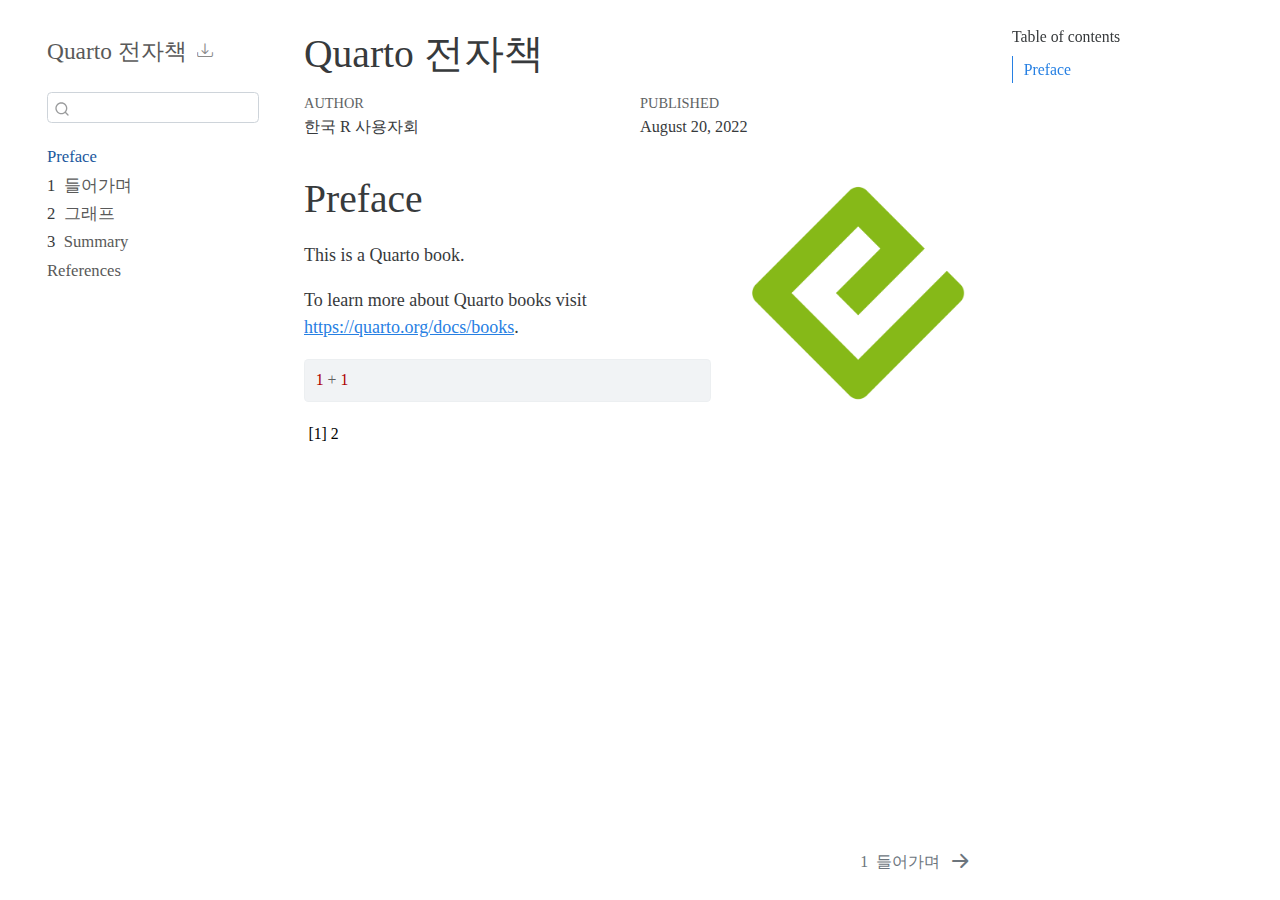
<file: _book/index.html>
<!DOCTYPE html>
<html xmlns="http://www.w3.org/1999/xhtml" lang="en" xml:lang="en"><head>

<meta charset="utf-8">
<meta name="generator" content="quarto-1.0.38">

<meta name="viewport" content="width=device-width, initial-scale=1.0, user-scalable=yes">

<meta name="author" content="한국 R 사용자회">
<meta name="dcterms.date" content="2022-08-20">

<title>Quarto 전자책</title>
<style>
code{white-space: pre-wrap;}
span.smallcaps{font-variant: small-caps;}
span.underline{text-decoration: underline;}
div.column{display: inline-block; vertical-align: top; width: 50%;}
div.hanging-indent{margin-left: 1.5em; text-indent: -1.5em;}
ul.task-list{list-style: none;}
pre > code.sourceCode { white-space: pre; position: relative; }
pre > code.sourceCode > span { display: inline-block; line-height: 1.25; }
pre > code.sourceCode > span:empty { height: 1.2em; }
.sourceCode { overflow: visible; }
code.sourceCode > span { color: inherit; text-decoration: inherit; }
div.sourceCode { margin: 1em 0; }
pre.sourceCode { margin: 0; }
@media screen {
div.sourceCode { overflow: auto; }
}
@media print {
pre > code.sourceCode { white-space: pre-wrap; }
pre > code.sourceCode > span { text-indent: -5em; padding-left: 5em; }
}
pre.numberSource code
  { counter-reset: source-line 0; }
pre.numberSource code > span
  { position: relative; left: -4em; counter-increment: source-line; }
pre.numberSource code > span > a:first-child::before
  { content: counter(source-line);
    position: relative; left: -1em; text-align: right; vertical-align: baseline;
    border: none; display: inline-block;
    -webkit-touch-callout: none; -webkit-user-select: none;
    -khtml-user-select: none; -moz-user-select: none;
    -ms-user-select: none; user-select: none;
    padding: 0 4px; width: 4em;
    color: #aaaaaa;
  }
pre.numberSource { margin-left: 3em; border-left: 1px solid #aaaaaa;  padding-left: 4px; }
div.sourceCode
  {   }
@media screen {
pre > code.sourceCode > span > a:first-child::before { text-decoration: underline; }
}
code span.al { color: #ff0000; font-weight: bold; } /* Alert */
code span.an { color: #60a0b0; font-weight: bold; font-style: italic; } /* Annotation */
code span.at { color: #7d9029; } /* Attribute */
code span.bn { color: #40a070; } /* BaseN */
code span.bu { } /* BuiltIn */
code span.cf { color: #007020; font-weight: bold; } /* ControlFlow */
code span.ch { color: #4070a0; } /* Char */
code span.cn { color: #880000; } /* Constant */
code span.co { color: #60a0b0; font-style: italic; } /* Comment */
code span.cv { color: #60a0b0; font-weight: bold; font-style: italic; } /* CommentVar */
code span.do { color: #ba2121; font-style: italic; } /* Documentation */
code span.dt { color: #902000; } /* DataType */
code span.dv { color: #40a070; } /* DecVal */
code span.er { color: #ff0000; font-weight: bold; } /* Error */
code span.ex { } /* Extension */
code span.fl { color: #40a070; } /* Float */
code span.fu { color: #06287e; } /* Function */
code span.im { } /* Import */
code span.in { color: #60a0b0; font-weight: bold; font-style: italic; } /* Information */
code span.kw { color: #007020; font-weight: bold; } /* Keyword */
code span.op { color: #666666; } /* Operator */
code span.ot { color: #007020; } /* Other */
code span.pp { color: #bc7a00; } /* Preprocessor */
code span.sc { color: #4070a0; } /* SpecialChar */
code span.ss { color: #bb6688; } /* SpecialString */
code span.st { color: #4070a0; } /* String */
code span.va { color: #19177c; } /* Variable */
code span.vs { color: #4070a0; } /* VerbatimString */
code span.wa { color: #60a0b0; font-weight: bold; font-style: italic; } /* Warning */
</style>


<script src="site_libs/quarto-nav/quarto-nav.js"></script>
<script src="site_libs/quarto-nav/headroom.min.js"></script>
<script src="site_libs/clipboard/clipboard.min.js"></script>
<script src="site_libs/quarto-search/autocomplete.umd.js"></script>
<script src="site_libs/quarto-search/fuse.min.js"></script>
<script src="site_libs/quarto-search/quarto-search.js"></script>
<meta name="quarto:offset" content="./">
<link href="./intro.html" rel="next">
<script src="site_libs/quarto-html/quarto.js"></script>
<script src="site_libs/quarto-html/popper.min.js"></script>
<script src="site_libs/quarto-html/tippy.umd.min.js"></script>
<script src="site_libs/quarto-html/anchor.min.js"></script>
<link href="site_libs/quarto-html/tippy.css" rel="stylesheet">
<link href="site_libs/quarto-html/quarto-syntax-highlighting.css" rel="stylesheet" id="quarto-text-highlighting-styles">
<script src="site_libs/bootstrap/bootstrap.min.js"></script>
<link href="site_libs/bootstrap/bootstrap-icons.css" rel="stylesheet">
<link href="site_libs/bootstrap/bootstrap.min.css" rel="stylesheet" id="quarto-bootstrap" data-mode="light">
<script id="quarto-search-options" type="application/json">{
  "location": "sidebar",
  "copy-button": false,
  "collapse-after": 3,
  "panel-placement": "start",
  "type": "textbox",
  "limit": 20,
  "language": {
    "search-no-results-text": "No results",
    "search-matching-documents-text": "matching documents",
    "search-copy-link-title": "Copy link to search",
    "search-hide-matches-text": "Hide additional matches",
    "search-more-match-text": "more match in this document",
    "search-more-matches-text": "more matches in this document",
    "search-clear-button-title": "Clear",
    "search-detached-cancel-button-title": "Cancel",
    "search-submit-button-title": "Submit"
  }
}</script>


</head>

<body class="nav-sidebar floating">

<div id="quarto-search-results"></div>
  <header id="quarto-header" class="headroom fixed-top">
  <nav class="quarto-secondary-nav" data-bs-toggle="collapse" data-bs-target="#quarto-sidebar" aria-controls="quarto-sidebar" aria-expanded="false" aria-label="Toggle sidebar navigation" onclick="if (window.quartoToggleHeadroom) { window.quartoToggleHeadroom(); }">
    <div class="container-fluid d-flex justify-content-between">
      <h1 class="quarto-secondary-nav-title">Quarto 전자책</h1>
      <button type="button" class="quarto-btn-toggle btn" aria-label="Show secondary navigation">
        <i class="bi bi-chevron-right"></i>
      </button>
    </div>
  </nav>
</header>
<!-- content -->
<div id="quarto-content" class="quarto-container page-columns page-rows-contents page-layout-article">
<!-- sidebar -->
  <nav id="quarto-sidebar" class="sidebar collapse sidebar-navigation floating overflow-auto">
    <div class="pt-lg-2 mt-2 text-left sidebar-header">
    <div class="sidebar-title mb-0 py-0">
      <a href="./">Quarto 전자책</a> 
        <div class="sidebar-tools-main">
    <a href="" title="Download" id="sidebar-tool-dropdown-0" class="sidebar-tool dropdown-toggle px-1" data-bs-toggle="dropdown" aria-expanded="false"><i class="bi bi-download"></i></a>
    <ul class="dropdown-menu" aria-labelledby="sidebar-tool-dropdown-0">
        <li>
          <a class="dropdown-item sidebar-tools-main-item" href="./Quarto-전자책.pdf">
            <i class="bi bi-bi-file-pdf pe-1"></i>
          Download PDF
          </a>
        </li>
        <li>
          <a class="dropdown-item sidebar-tools-main-item" href="./Quarto-전자책.epub">
            <i class="bi bi-bi-journal pe-1"></i>
          Download ePub
          </a>
        </li>
    </ul>
</div>
    </div>
      </div>
      <div class="mt-2 flex-shrink-0 align-items-center">
        <div class="sidebar-search">
        <div id="quarto-search" class="" title="Search"></div>
        </div>
      </div>
    <div class="sidebar-menu-container"> 
    <ul class="list-unstyled mt-1">
        <li class="sidebar-item">
  <div class="sidebar-item-container"> 
  <a href="./index.html" class="sidebar-item-text sidebar-link active">Preface</a>
  </div>
</li>
        <li class="sidebar-item">
  <div class="sidebar-item-container"> 
  <a href="./intro.html" class="sidebar-item-text sidebar-link"><span class="chapter-number">1</span>&nbsp; <span class="chapter-title">들어가며</span></a>
  </div>
</li>
        <li class="sidebar-item">
  <div class="sidebar-item-container"> 
  <a href="./plot.html" class="sidebar-item-text sidebar-link"><span class="chapter-number">2</span>&nbsp; <span class="chapter-title">그래프</span></a>
  </div>
</li>
        <li class="sidebar-item">
  <div class="sidebar-item-container"> 
  <a href="./summary.html" class="sidebar-item-text sidebar-link"><span class="chapter-number">3</span>&nbsp; <span class="chapter-title">Summary</span></a>
  </div>
</li>
        <li class="sidebar-item">
  <div class="sidebar-item-container"> 
  <a href="./references.html" class="sidebar-item-text sidebar-link">References</a>
  </div>
</li>
    </ul>
    </div>
</nav>
<!-- margin-sidebar -->
    <div id="quarto-margin-sidebar" class="sidebar margin-sidebar">
        <nav id="TOC" role="doc-toc">
    <h2 id="toc-title">Table of contents</h2>
   
  <ul>
  <li><a href="#preface" id="toc-preface" class="nav-link active" data-scroll-target="#preface">Preface</a></li>
  </ul>
</nav>
    </div>
<!-- main -->
<main class="content" id="quarto-document-content">

<header id="title-block-header" class="quarto-title-block default">
<div class="quarto-title">
<h1 class="title d-none d-lg-block">Quarto 전자책</h1>
</div>



<div class="quarto-title-meta">

    <div>
    <div class="quarto-title-meta-heading">Author</div>
    <div class="quarto-title-meta-contents">
             <p>한국 R 사용자회 </p>
          </div>
  </div>
    
    <div>
    <div class="quarto-title-meta-heading">Published</div>
    <div class="quarto-title-meta-contents">
      <p class="date">August 20, 2022</p>
    </div>
  </div>
    
  </div>
  

</header>


<section id="preface" class="level1 unnumbered">
<p><img src="cover.png" title="Quarto 전자책" class="quarto-cover-image img-fluid"></p><h1 class="unnumbered">Preface</h1>
<p>This is a Quarto book.</p>
<p>To learn more about Quarto books visit <a href="https://quarto.org/docs/books" class="uri">https://quarto.org/docs/books</a>.</p>
<div class="cell">
<div class="sourceCode cell-code" id="cb1"><pre class="sourceCode r code-with-copy"><code class="sourceCode r"><span id="cb1-1"><a href="#cb1-1" aria-hidden="true" tabindex="-1"></a><span class="dv">1</span> <span class="sc">+</span> <span class="dv">1</span></span></code><button title="Copy to Clipboard" class="code-copy-button"><i class="bi"></i></button></pre></div>
<div class="cell-output cell-output-stdout">
<pre><code>[1] 2</code></pre>
</div>
</div>


</section>

</main> <!-- /main -->
<script id="quarto-html-after-body" type="application/javascript">
window.document.addEventListener("DOMContentLoaded", function (event) {
  const toggleBodyColorMode = (bsSheetEl) => {
    const mode = bsSheetEl.getAttribute("data-mode");
    const bodyEl = window.document.querySelector("body");
    if (mode === "dark") {
      bodyEl.classList.add("quarto-dark");
      bodyEl.classList.remove("quarto-light");
    } else {
      bodyEl.classList.add("quarto-light");
      bodyEl.classList.remove("quarto-dark");
    }
  }
  const toggleBodyColorPrimary = () => {
    const bsSheetEl = window.document.querySelector("link#quarto-bootstrap");
    if (bsSheetEl) {
      toggleBodyColorMode(bsSheetEl);
    }
  }
  toggleBodyColorPrimary();  
  const icon = "";
  const anchorJS = new window.AnchorJS();
  anchorJS.options = {
    placement: 'right',
    icon: icon
  };
  anchorJS.add('.anchored');
  const clipboard = new window.ClipboardJS('.code-copy-button', {
    target: function(trigger) {
      return trigger.previousElementSibling;
    }
  });
  clipboard.on('success', function(e) {
    // button target
    const button = e.trigger;
    // don't keep focus
    button.blur();
    // flash "checked"
    button.classList.add('code-copy-button-checked');
    var currentTitle = button.getAttribute("title");
    button.setAttribute("title", "Copied!");
    setTimeout(function() {
      button.setAttribute("title", currentTitle);
      button.classList.remove('code-copy-button-checked');
    }, 1000);
    // clear code selection
    e.clearSelection();
  });
  function tippyHover(el, contentFn) {
    const config = {
      allowHTML: true,
      content: contentFn,
      maxWidth: 500,
      delay: 100,
      arrow: false,
      appendTo: function(el) {
          return el.parentElement;
      },
      interactive: true,
      interactiveBorder: 10,
      theme: 'quarto',
      placement: 'bottom-start'
    };
    window.tippy(el, config); 
  }
  const noterefs = window.document.querySelectorAll('a[role="doc-noteref"]');
  for (var i=0; i<noterefs.length; i++) {
    const ref = noterefs[i];
    tippyHover(ref, function() {
      let href = ref.getAttribute('href');
      try { href = new URL(href).hash; } catch {}
      const id = href.replace(/^#\/?/, "");
      const note = window.document.getElementById(id);
      return note.innerHTML;
    });
  }
  var bibliorefs = window.document.querySelectorAll('a[role="doc-biblioref"]');
  for (var i=0; i<bibliorefs.length; i++) {
    const ref = bibliorefs[i];
    const cites = ref.parentNode.getAttribute('data-cites').split(' ');
    tippyHover(ref, function() {
      var popup = window.document.createElement('div');
      cites.forEach(function(cite) {
        var citeDiv = window.document.createElement('div');
        citeDiv.classList.add('hanging-indent');
        citeDiv.classList.add('csl-entry');
        var biblioDiv = window.document.getElementById('ref-' + cite);
        if (biblioDiv) {
          citeDiv.innerHTML = biblioDiv.innerHTML;
        }
        popup.appendChild(citeDiv);
      });
      return popup.innerHTML;
    });
  }
});
</script>
<nav class="page-navigation">
  <div class="nav-page nav-page-previous">
  </div>
  <div class="nav-page nav-page-next">
      <a href="./intro.html" class="pagination-link">
        <span class="nav-page-text"><span class="chapter-number">1</span>&nbsp; <span class="chapter-title">들어가며</span></span> <i class="bi bi-arrow-right-short"></i>
      </a>
  </div>
</nav>
</div> <!-- /content -->



</body></html>
</file>
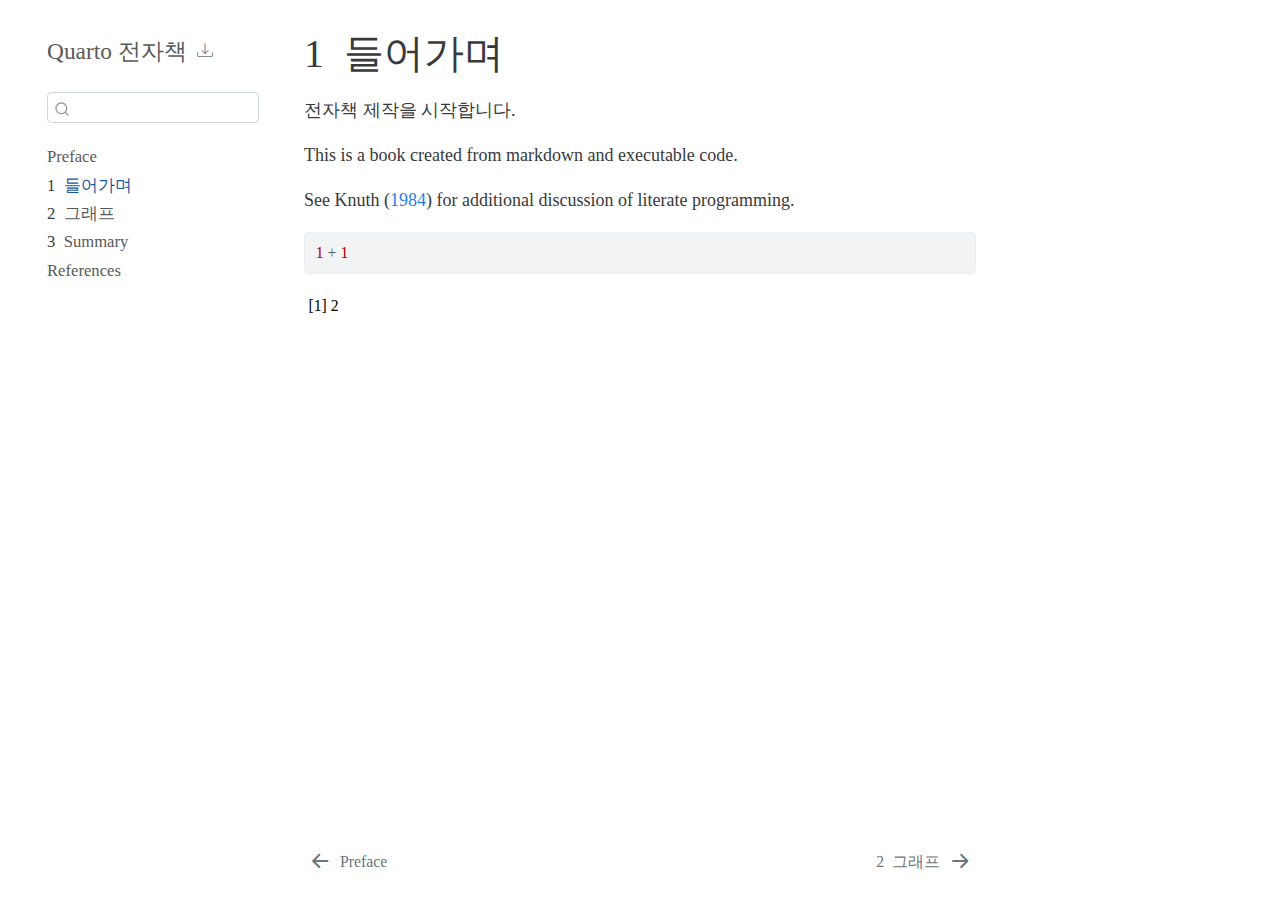
<file: _book/intro.html>
<!DOCTYPE html>
<html xmlns="http://www.w3.org/1999/xhtml" lang="en" xml:lang="en"><head>

<meta charset="utf-8">
<meta name="generator" content="quarto-1.0.38">

<meta name="viewport" content="width=device-width, initial-scale=1.0, user-scalable=yes">


<title>Quarto 전자책 - 1&nbsp; 들어가며</title>
<style>
code{white-space: pre-wrap;}
span.smallcaps{font-variant: small-caps;}
span.underline{text-decoration: underline;}
div.column{display: inline-block; vertical-align: top; width: 50%;}
div.hanging-indent{margin-left: 1.5em; text-indent: -1.5em;}
ul.task-list{list-style: none;}
pre > code.sourceCode { white-space: pre; position: relative; }
pre > code.sourceCode > span { display: inline-block; line-height: 1.25; }
pre > code.sourceCode > span:empty { height: 1.2em; }
.sourceCode { overflow: visible; }
code.sourceCode > span { color: inherit; text-decoration: inherit; }
div.sourceCode { margin: 1em 0; }
pre.sourceCode { margin: 0; }
@media screen {
div.sourceCode { overflow: auto; }
}
@media print {
pre > code.sourceCode { white-space: pre-wrap; }
pre > code.sourceCode > span { text-indent: -5em; padding-left: 5em; }
}
pre.numberSource code
  { counter-reset: source-line 0; }
pre.numberSource code > span
  { position: relative; left: -4em; counter-increment: source-line; }
pre.numberSource code > span > a:first-child::before
  { content: counter(source-line);
    position: relative; left: -1em; text-align: right; vertical-align: baseline;
    border: none; display: inline-block;
    -webkit-touch-callout: none; -webkit-user-select: none;
    -khtml-user-select: none; -moz-user-select: none;
    -ms-user-select: none; user-select: none;
    padding: 0 4px; width: 4em;
    color: #aaaaaa;
  }
pre.numberSource { margin-left: 3em; border-left: 1px solid #aaaaaa;  padding-left: 4px; }
div.sourceCode
  {   }
@media screen {
pre > code.sourceCode > span > a:first-child::before { text-decoration: underline; }
}
code span.al { color: #ff0000; font-weight: bold; } /* Alert */
code span.an { color: #60a0b0; font-weight: bold; font-style: italic; } /* Annotation */
code span.at { color: #7d9029; } /* Attribute */
code span.bn { color: #40a070; } /* BaseN */
code span.bu { } /* BuiltIn */
code span.cf { color: #007020; font-weight: bold; } /* ControlFlow */
code span.ch { color: #4070a0; } /* Char */
code span.cn { color: #880000; } /* Constant */
code span.co { color: #60a0b0; font-style: italic; } /* Comment */
code span.cv { color: #60a0b0; font-weight: bold; font-style: italic; } /* CommentVar */
code span.do { color: #ba2121; font-style: italic; } /* Documentation */
code span.dt { color: #902000; } /* DataType */
code span.dv { color: #40a070; } /* DecVal */
code span.er { color: #ff0000; font-weight: bold; } /* Error */
code span.ex { } /* Extension */
code span.fl { color: #40a070; } /* Float */
code span.fu { color: #06287e; } /* Function */
code span.im { } /* Import */
code span.in { color: #60a0b0; font-weight: bold; font-style: italic; } /* Information */
code span.kw { color: #007020; font-weight: bold; } /* Keyword */
code span.op { color: #666666; } /* Operator */
code span.ot { color: #007020; } /* Other */
code span.pp { color: #bc7a00; } /* Preprocessor */
code span.sc { color: #4070a0; } /* SpecialChar */
code span.ss { color: #bb6688; } /* SpecialString */
code span.st { color: #4070a0; } /* String */
code span.va { color: #19177c; } /* Variable */
code span.vs { color: #4070a0; } /* VerbatimString */
code span.wa { color: #60a0b0; font-weight: bold; font-style: italic; } /* Warning */
div.csl-bib-body { }
div.csl-entry {
  clear: both;
}
.hanging div.csl-entry {
  margin-left:2em;
  text-indent:-2em;
}
div.csl-left-margin {
  min-width:2em;
  float:left;
}
div.csl-right-inline {
  margin-left:2em;
  padding-left:1em;
}
div.csl-indent {
  margin-left: 2em;
}
</style>


<script src="site_libs/quarto-nav/quarto-nav.js"></script>
<script src="site_libs/quarto-nav/headroom.min.js"></script>
<script src="site_libs/clipboard/clipboard.min.js"></script>
<script src="site_libs/quarto-search/autocomplete.umd.js"></script>
<script src="site_libs/quarto-search/fuse.min.js"></script>
<script src="site_libs/quarto-search/quarto-search.js"></script>
<meta name="quarto:offset" content="./">
<link href="./plot.html" rel="next">
<link href="./index.html" rel="prev">
<script src="site_libs/quarto-html/quarto.js"></script>
<script src="site_libs/quarto-html/popper.min.js"></script>
<script src="site_libs/quarto-html/tippy.umd.min.js"></script>
<script src="site_libs/quarto-html/anchor.min.js"></script>
<link href="site_libs/quarto-html/tippy.css" rel="stylesheet">
<link href="site_libs/quarto-html/quarto-syntax-highlighting.css" rel="stylesheet" id="quarto-text-highlighting-styles">
<script src="site_libs/bootstrap/bootstrap.min.js"></script>
<link href="site_libs/bootstrap/bootstrap-icons.css" rel="stylesheet">
<link href="site_libs/bootstrap/bootstrap.min.css" rel="stylesheet" id="quarto-bootstrap" data-mode="light">
<script id="quarto-search-options" type="application/json">{
  "location": "sidebar",
  "copy-button": false,
  "collapse-after": 3,
  "panel-placement": "start",
  "type": "textbox",
  "limit": 20,
  "language": {
    "search-no-results-text": "No results",
    "search-matching-documents-text": "matching documents",
    "search-copy-link-title": "Copy link to search",
    "search-hide-matches-text": "Hide additional matches",
    "search-more-match-text": "more match in this document",
    "search-more-matches-text": "more matches in this document",
    "search-clear-button-title": "Clear",
    "search-detached-cancel-button-title": "Cancel",
    "search-submit-button-title": "Submit"
  }
}</script>


</head>

<body class="nav-sidebar floating">

<div id="quarto-search-results"></div>
  <header id="quarto-header" class="headroom fixed-top">
  <nav class="quarto-secondary-nav" data-bs-toggle="collapse" data-bs-target="#quarto-sidebar" aria-controls="quarto-sidebar" aria-expanded="false" aria-label="Toggle sidebar navigation" onclick="if (window.quartoToggleHeadroom) { window.quartoToggleHeadroom(); }">
    <div class="container-fluid d-flex justify-content-between">
      <h1 class="quarto-secondary-nav-title"><span class="chapter-number">1</span>&nbsp; <span class="chapter-title">들어가며</span></h1>
      <button type="button" class="quarto-btn-toggle btn" aria-label="Show secondary navigation">
        <i class="bi bi-chevron-right"></i>
      </button>
    </div>
  </nav>
</header>
<!-- content -->
<div id="quarto-content" class="quarto-container page-columns page-rows-contents page-layout-article">
<!-- sidebar -->
  <nav id="quarto-sidebar" class="sidebar collapse sidebar-navigation floating overflow-auto">
    <div class="pt-lg-2 mt-2 text-left sidebar-header">
    <div class="sidebar-title mb-0 py-0">
      <a href="./">Quarto 전자책</a> 
        <div class="sidebar-tools-main">
    <a href="" title="Download" id="sidebar-tool-dropdown-0" class="sidebar-tool dropdown-toggle px-1" data-bs-toggle="dropdown" aria-expanded="false"><i class="bi bi-download"></i></a>
    <ul class="dropdown-menu" aria-labelledby="sidebar-tool-dropdown-0">
        <li>
          <a class="dropdown-item sidebar-tools-main-item" href="./Quarto-전자책.pdf">
            <i class="bi bi-bi-file-pdf pe-1"></i>
          Download PDF
          </a>
        </li>
        <li>
          <a class="dropdown-item sidebar-tools-main-item" href="./Quarto-전자책.epub">
            <i class="bi bi-bi-journal pe-1"></i>
          Download ePub
          </a>
        </li>
    </ul>
</div>
    </div>
      </div>
      <div class="mt-2 flex-shrink-0 align-items-center">
        <div class="sidebar-search">
        <div id="quarto-search" class="" title="Search"></div>
        </div>
      </div>
    <div class="sidebar-menu-container"> 
    <ul class="list-unstyled mt-1">
        <li class="sidebar-item">
  <div class="sidebar-item-container"> 
  <a href="./index.html" class="sidebar-item-text sidebar-link">Preface</a>
  </div>
</li>
        <li class="sidebar-item">
  <div class="sidebar-item-container"> 
  <a href="./intro.html" class="sidebar-item-text sidebar-link active"><span class="chapter-number">1</span>&nbsp; <span class="chapter-title">들어가며</span></a>
  </div>
</li>
        <li class="sidebar-item">
  <div class="sidebar-item-container"> 
  <a href="./plot.html" class="sidebar-item-text sidebar-link"><span class="chapter-number">2</span>&nbsp; <span class="chapter-title">그래프</span></a>
  </div>
</li>
        <li class="sidebar-item">
  <div class="sidebar-item-container"> 
  <a href="./summary.html" class="sidebar-item-text sidebar-link"><span class="chapter-number">3</span>&nbsp; <span class="chapter-title">Summary</span></a>
  </div>
</li>
        <li class="sidebar-item">
  <div class="sidebar-item-container"> 
  <a href="./references.html" class="sidebar-item-text sidebar-link">References</a>
  </div>
</li>
    </ul>
    </div>
</nav>
<!-- margin-sidebar -->
    <div id="quarto-margin-sidebar" class="sidebar margin-sidebar">
        
    </div>
<!-- main -->
<main class="content" id="quarto-document-content">

<header id="title-block-header" class="quarto-title-block default">
<div class="quarto-title">
<h1 class="title d-none d-lg-block"><span class="chapter-number">1</span>&nbsp; <span class="chapter-title">들어가며</span></h1>
</div>



<div class="quarto-title-meta">

    
    
  </div>
  

</header>

<p>전자책 제작을 시작합니다.</p>
<p>This is a book created from markdown and executable code.</p>
<p>See <span class="citation" data-cites="knuth84">Knuth (<a href="references.html#ref-knuth84" role="doc-biblioref">1984</a>)</span> for additional discussion of literate programming.</p>
<div class="cell">
<div class="sourceCode cell-code" id="cb1"><pre class="sourceCode r code-with-copy"><code class="sourceCode r"><span id="cb1-1"><a href="#cb1-1" aria-hidden="true" tabindex="-1"></a><span class="dv">1</span> <span class="sc">+</span> <span class="dv">1</span></span></code><button title="Copy to Clipboard" class="code-copy-button"><i class="bi"></i></button></pre></div>
<div class="cell-output cell-output-stdout">
<pre><code>[1] 2</code></pre>
</div>
</div>


<div id="refs" class="references csl-bib-body hanging-indent" role="doc-bibliography" style="display: none">
<div id="ref-knuth84" class="csl-entry" role="doc-biblioentry">
Knuth, Donald E. 1984. <span>“Literate Programming.”</span> <em>Comput. J.</em> 27 (2): 97–111. <a href="https://doi.org/10.1093/comjnl/27.2.97">https://doi.org/10.1093/comjnl/27.2.97</a>.
</div>
</div>

</main> <!-- /main -->
<script id="quarto-html-after-body" type="application/javascript">
window.document.addEventListener("DOMContentLoaded", function (event) {
  const toggleBodyColorMode = (bsSheetEl) => {
    const mode = bsSheetEl.getAttribute("data-mode");
    const bodyEl = window.document.querySelector("body");
    if (mode === "dark") {
      bodyEl.classList.add("quarto-dark");
      bodyEl.classList.remove("quarto-light");
    } else {
      bodyEl.classList.add("quarto-light");
      bodyEl.classList.remove("quarto-dark");
    }
  }
  const toggleBodyColorPrimary = () => {
    const bsSheetEl = window.document.querySelector("link#quarto-bootstrap");
    if (bsSheetEl) {
      toggleBodyColorMode(bsSheetEl);
    }
  }
  toggleBodyColorPrimary();  
  const icon = "";
  const anchorJS = new window.AnchorJS();
  anchorJS.options = {
    placement: 'right',
    icon: icon
  };
  anchorJS.add('.anchored');
  const clipboard = new window.ClipboardJS('.code-copy-button', {
    target: function(trigger) {
      return trigger.previousElementSibling;
    }
  });
  clipboard.on('success', function(e) {
    // button target
    const button = e.trigger;
    // don't keep focus
    button.blur();
    // flash "checked"
    button.classList.add('code-copy-button-checked');
    var currentTitle = button.getAttribute("title");
    button.setAttribute("title", "Copied!");
    setTimeout(function() {
      button.setAttribute("title", currentTitle);
      button.classList.remove('code-copy-button-checked');
    }, 1000);
    // clear code selection
    e.clearSelection();
  });
  function tippyHover(el, contentFn) {
    const config = {
      allowHTML: true,
      content: contentFn,
      maxWidth: 500,
      delay: 100,
      arrow: false,
      appendTo: function(el) {
          return el.parentElement;
      },
      interactive: true,
      interactiveBorder: 10,
      theme: 'quarto',
      placement: 'bottom-start'
    };
    window.tippy(el, config); 
  }
  const noterefs = window.document.querySelectorAll('a[role="doc-noteref"]');
  for (var i=0; i<noterefs.length; i++) {
    const ref = noterefs[i];
    tippyHover(ref, function() {
      let href = ref.getAttribute('href');
      try { href = new URL(href).hash; } catch {}
      const id = href.replace(/^#\/?/, "");
      const note = window.document.getElementById(id);
      return note.innerHTML;
    });
  }
  var bibliorefs = window.document.querySelectorAll('a[role="doc-biblioref"]');
  for (var i=0; i<bibliorefs.length; i++) {
    const ref = bibliorefs[i];
    const cites = ref.parentNode.getAttribute('data-cites').split(' ');
    tippyHover(ref, function() {
      var popup = window.document.createElement('div');
      cites.forEach(function(cite) {
        var citeDiv = window.document.createElement('div');
        citeDiv.classList.add('hanging-indent');
        citeDiv.classList.add('csl-entry');
        var biblioDiv = window.document.getElementById('ref-' + cite);
        if (biblioDiv) {
          citeDiv.innerHTML = biblioDiv.innerHTML;
        }
        popup.appendChild(citeDiv);
      });
      return popup.innerHTML;
    });
  }
});
</script>
<nav class="page-navigation">
  <div class="nav-page nav-page-previous">
      <a href="./index.html" class="pagination-link">
        <i class="bi bi-arrow-left-short"></i> <span class="nav-page-text">Preface</span>
      </a>          
  </div>
  <div class="nav-page nav-page-next">
      <a href="./plot.html" class="pagination-link">
        <span class="nav-page-text"><span class="chapter-number">2</span>&nbsp; <span class="chapter-title">그래프</span></span> <i class="bi bi-arrow-right-short"></i>
      </a>
  </div>
</nav>
</div> <!-- /content -->



</body></html>
</file>
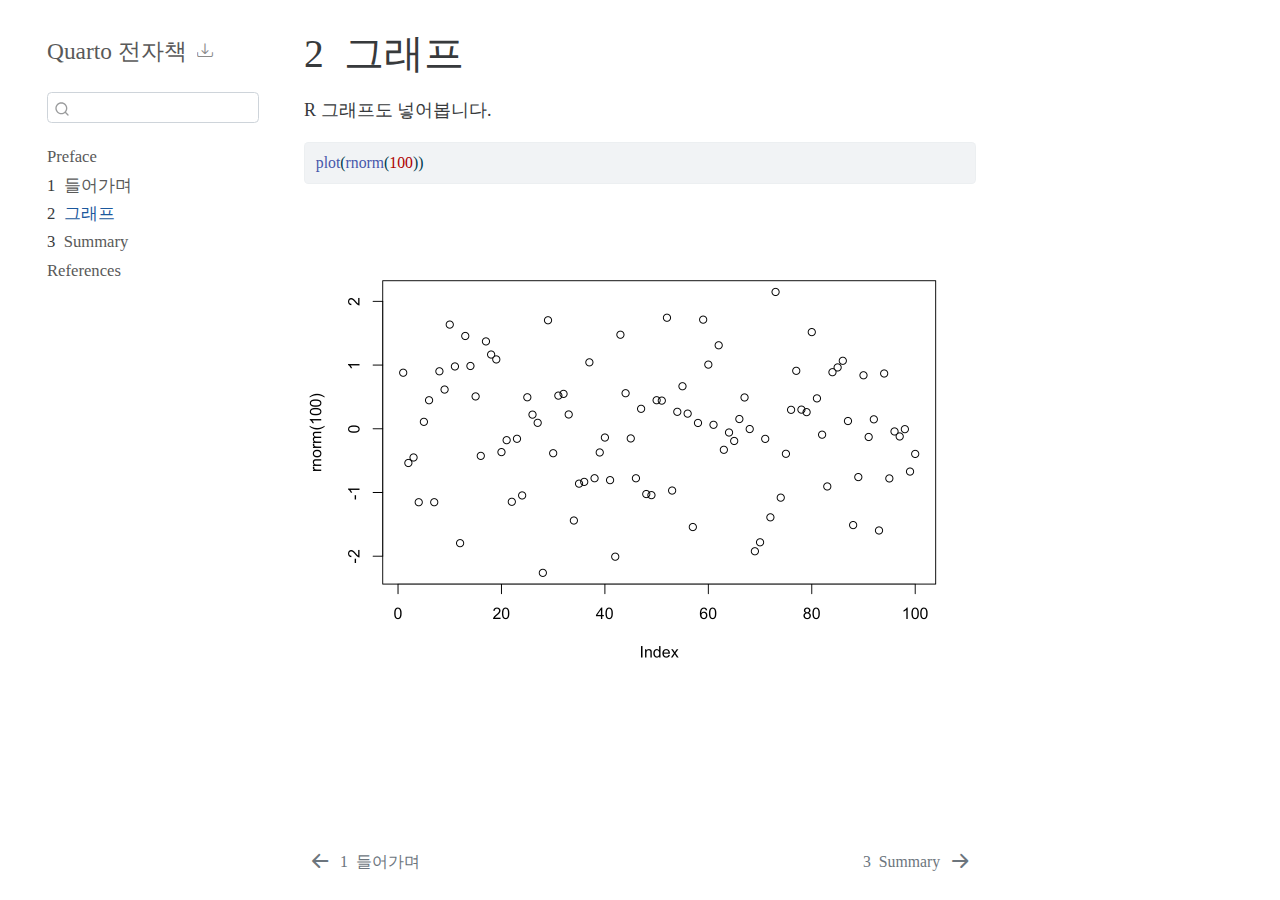
<file: _book/plot.html>
<!DOCTYPE html>
<html xmlns="http://www.w3.org/1999/xhtml" lang="en" xml:lang="en"><head>

<meta charset="utf-8">
<meta name="generator" content="quarto-1.0.38">

<meta name="viewport" content="width=device-width, initial-scale=1.0, user-scalable=yes">


<title>Quarto 전자책 - 2&nbsp; 그래프</title>
<style>
code{white-space: pre-wrap;}
span.smallcaps{font-variant: small-caps;}
span.underline{text-decoration: underline;}
div.column{display: inline-block; vertical-align: top; width: 50%;}
div.hanging-indent{margin-left: 1.5em; text-indent: -1.5em;}
ul.task-list{list-style: none;}
pre > code.sourceCode { white-space: pre; position: relative; }
pre > code.sourceCode > span { display: inline-block; line-height: 1.25; }
pre > code.sourceCode > span:empty { height: 1.2em; }
.sourceCode { overflow: visible; }
code.sourceCode > span { color: inherit; text-decoration: inherit; }
div.sourceCode { margin: 1em 0; }
pre.sourceCode { margin: 0; }
@media screen {
div.sourceCode { overflow: auto; }
}
@media print {
pre > code.sourceCode { white-space: pre-wrap; }
pre > code.sourceCode > span { text-indent: -5em; padding-left: 5em; }
}
pre.numberSource code
  { counter-reset: source-line 0; }
pre.numberSource code > span
  { position: relative; left: -4em; counter-increment: source-line; }
pre.numberSource code > span > a:first-child::before
  { content: counter(source-line);
    position: relative; left: -1em; text-align: right; vertical-align: baseline;
    border: none; display: inline-block;
    -webkit-touch-callout: none; -webkit-user-select: none;
    -khtml-user-select: none; -moz-user-select: none;
    -ms-user-select: none; user-select: none;
    padding: 0 4px; width: 4em;
    color: #aaaaaa;
  }
pre.numberSource { margin-left: 3em; border-left: 1px solid #aaaaaa;  padding-left: 4px; }
div.sourceCode
  {   }
@media screen {
pre > code.sourceCode > span > a:first-child::before { text-decoration: underline; }
}
code span.al { color: #ff0000; font-weight: bold; } /* Alert */
code span.an { color: #60a0b0; font-weight: bold; font-style: italic; } /* Annotation */
code span.at { color: #7d9029; } /* Attribute */
code span.bn { color: #40a070; } /* BaseN */
code span.bu { } /* BuiltIn */
code span.cf { color: #007020; font-weight: bold; } /* ControlFlow */
code span.ch { color: #4070a0; } /* Char */
code span.cn { color: #880000; } /* Constant */
code span.co { color: #60a0b0; font-style: italic; } /* Comment */
code span.cv { color: #60a0b0; font-weight: bold; font-style: italic; } /* CommentVar */
code span.do { color: #ba2121; font-style: italic; } /* Documentation */
code span.dt { color: #902000; } /* DataType */
code span.dv { color: #40a070; } /* DecVal */
code span.er { color: #ff0000; font-weight: bold; } /* Error */
code span.ex { } /* Extension */
code span.fl { color: #40a070; } /* Float */
code span.fu { color: #06287e; } /* Function */
code span.im { } /* Import */
code span.in { color: #60a0b0; font-weight: bold; font-style: italic; } /* Information */
code span.kw { color: #007020; font-weight: bold; } /* Keyword */
code span.op { color: #666666; } /* Operator */
code span.ot { color: #007020; } /* Other */
code span.pp { color: #bc7a00; } /* Preprocessor */
code span.sc { color: #4070a0; } /* SpecialChar */
code span.ss { color: #bb6688; } /* SpecialString */
code span.st { color: #4070a0; } /* String */
code span.va { color: #19177c; } /* Variable */
code span.vs { color: #4070a0; } /* VerbatimString */
code span.wa { color: #60a0b0; font-weight: bold; font-style: italic; } /* Warning */
</style>


<script src="site_libs/quarto-nav/quarto-nav.js"></script>
<script src="site_libs/quarto-nav/headroom.min.js"></script>
<script src="site_libs/clipboard/clipboard.min.js"></script>
<script src="site_libs/quarto-search/autocomplete.umd.js"></script>
<script src="site_libs/quarto-search/fuse.min.js"></script>
<script src="site_libs/quarto-search/quarto-search.js"></script>
<meta name="quarto:offset" content="./">
<link href="./summary.html" rel="next">
<link href="./intro.html" rel="prev">
<script src="site_libs/quarto-html/quarto.js"></script>
<script src="site_libs/quarto-html/popper.min.js"></script>
<script src="site_libs/quarto-html/tippy.umd.min.js"></script>
<script src="site_libs/quarto-html/anchor.min.js"></script>
<link href="site_libs/quarto-html/tippy.css" rel="stylesheet">
<link href="site_libs/quarto-html/quarto-syntax-highlighting.css" rel="stylesheet" id="quarto-text-highlighting-styles">
<script src="site_libs/bootstrap/bootstrap.min.js"></script>
<link href="site_libs/bootstrap/bootstrap-icons.css" rel="stylesheet">
<link href="site_libs/bootstrap/bootstrap.min.css" rel="stylesheet" id="quarto-bootstrap" data-mode="light">
<script id="quarto-search-options" type="application/json">{
  "location": "sidebar",
  "copy-button": false,
  "collapse-after": 3,
  "panel-placement": "start",
  "type": "textbox",
  "limit": 20,
  "language": {
    "search-no-results-text": "No results",
    "search-matching-documents-text": "matching documents",
    "search-copy-link-title": "Copy link to search",
    "search-hide-matches-text": "Hide additional matches",
    "search-more-match-text": "more match in this document",
    "search-more-matches-text": "more matches in this document",
    "search-clear-button-title": "Clear",
    "search-detached-cancel-button-title": "Cancel",
    "search-submit-button-title": "Submit"
  }
}</script>


</head>

<body class="nav-sidebar floating">

<div id="quarto-search-results"></div>
  <header id="quarto-header" class="headroom fixed-top">
  <nav class="quarto-secondary-nav" data-bs-toggle="collapse" data-bs-target="#quarto-sidebar" aria-controls="quarto-sidebar" aria-expanded="false" aria-label="Toggle sidebar navigation" onclick="if (window.quartoToggleHeadroom) { window.quartoToggleHeadroom(); }">
    <div class="container-fluid d-flex justify-content-between">
      <h1 class="quarto-secondary-nav-title"><span class="chapter-number">2</span>&nbsp; <span class="chapter-title">그래프</span></h1>
      <button type="button" class="quarto-btn-toggle btn" aria-label="Show secondary navigation">
        <i class="bi bi-chevron-right"></i>
      </button>
    </div>
  </nav>
</header>
<!-- content -->
<div id="quarto-content" class="quarto-container page-columns page-rows-contents page-layout-article">
<!-- sidebar -->
  <nav id="quarto-sidebar" class="sidebar collapse sidebar-navigation floating overflow-auto">
    <div class="pt-lg-2 mt-2 text-left sidebar-header">
    <div class="sidebar-title mb-0 py-0">
      <a href="./">Quarto 전자책</a> 
        <div class="sidebar-tools-main">
    <a href="" title="Download" id="sidebar-tool-dropdown-0" class="sidebar-tool dropdown-toggle px-1" data-bs-toggle="dropdown" aria-expanded="false"><i class="bi bi-download"></i></a>
    <ul class="dropdown-menu" aria-labelledby="sidebar-tool-dropdown-0">
        <li>
          <a class="dropdown-item sidebar-tools-main-item" href="./Quarto-전자책.pdf">
            <i class="bi bi-bi-file-pdf pe-1"></i>
          Download PDF
          </a>
        </li>
        <li>
          <a class="dropdown-item sidebar-tools-main-item" href="./Quarto-전자책.epub">
            <i class="bi bi-bi-journal pe-1"></i>
          Download ePub
          </a>
        </li>
    </ul>
</div>
    </div>
      </div>
      <div class="mt-2 flex-shrink-0 align-items-center">
        <div class="sidebar-search">
        <div id="quarto-search" class="" title="Search"></div>
        </div>
      </div>
    <div class="sidebar-menu-container"> 
    <ul class="list-unstyled mt-1">
        <li class="sidebar-item">
  <div class="sidebar-item-container"> 
  <a href="./index.html" class="sidebar-item-text sidebar-link">Preface</a>
  </div>
</li>
        <li class="sidebar-item">
  <div class="sidebar-item-container"> 
  <a href="./intro.html" class="sidebar-item-text sidebar-link"><span class="chapter-number">1</span>&nbsp; <span class="chapter-title">들어가며</span></a>
  </div>
</li>
        <li class="sidebar-item">
  <div class="sidebar-item-container"> 
  <a href="./plot.html" class="sidebar-item-text sidebar-link active"><span class="chapter-number">2</span>&nbsp; <span class="chapter-title">그래프</span></a>
  </div>
</li>
        <li class="sidebar-item">
  <div class="sidebar-item-container"> 
  <a href="./summary.html" class="sidebar-item-text sidebar-link"><span class="chapter-number">3</span>&nbsp; <span class="chapter-title">Summary</span></a>
  </div>
</li>
        <li class="sidebar-item">
  <div class="sidebar-item-container"> 
  <a href="./references.html" class="sidebar-item-text sidebar-link">References</a>
  </div>
</li>
    </ul>
    </div>
</nav>
<!-- margin-sidebar -->
    <div id="quarto-margin-sidebar" class="sidebar margin-sidebar">
        
    </div>
<!-- main -->
<main class="content" id="quarto-document-content">

<header id="title-block-header" class="quarto-title-block default">
<div class="quarto-title">
<h1 class="title d-none d-lg-block"><span class="chapter-number">2</span>&nbsp; <span class="chapter-title">그래프</span></h1>
</div>



<div class="quarto-title-meta">

    
    
  </div>
  

</header>

<p>R 그래프도 넣어봅니다.</p>
<div class="cell">
<div class="sourceCode cell-code" id="cb1"><pre class="sourceCode r code-with-copy"><code class="sourceCode r"><span id="cb1-1"><a href="#cb1-1" aria-hidden="true" tabindex="-1"></a><span class="fu">plot</span>(<span class="fu">rnorm</span>(<span class="dv">100</span>))</span></code><button title="Copy to Clipboard" class="code-copy-button"><i class="bi"></i></button></pre></div>
<div class="cell-output-display">
<p><img src="plot_files/figure-html/unnamed-chunk-2-1.png" class="img-fluid" width="672"></p>
</div>
</div>



</main> <!-- /main -->
<script id="quarto-html-after-body" type="application/javascript">
window.document.addEventListener("DOMContentLoaded", function (event) {
  const toggleBodyColorMode = (bsSheetEl) => {
    const mode = bsSheetEl.getAttribute("data-mode");
    const bodyEl = window.document.querySelector("body");
    if (mode === "dark") {
      bodyEl.classList.add("quarto-dark");
      bodyEl.classList.remove("quarto-light");
    } else {
      bodyEl.classList.add("quarto-light");
      bodyEl.classList.remove("quarto-dark");
    }
  }
  const toggleBodyColorPrimary = () => {
    const bsSheetEl = window.document.querySelector("link#quarto-bootstrap");
    if (bsSheetEl) {
      toggleBodyColorMode(bsSheetEl);
    }
  }
  toggleBodyColorPrimary();  
  const icon = "";
  const anchorJS = new window.AnchorJS();
  anchorJS.options = {
    placement: 'right',
    icon: icon
  };
  anchorJS.add('.anchored');
  const clipboard = new window.ClipboardJS('.code-copy-button', {
    target: function(trigger) {
      return trigger.previousElementSibling;
    }
  });
  clipboard.on('success', function(e) {
    // button target
    const button = e.trigger;
    // don't keep focus
    button.blur();
    // flash "checked"
    button.classList.add('code-copy-button-checked');
    var currentTitle = button.getAttribute("title");
    button.setAttribute("title", "Copied!");
    setTimeout(function() {
      button.setAttribute("title", currentTitle);
      button.classList.remove('code-copy-button-checked');
    }, 1000);
    // clear code selection
    e.clearSelection();
  });
  function tippyHover(el, contentFn) {
    const config = {
      allowHTML: true,
      content: contentFn,
      maxWidth: 500,
      delay: 100,
      arrow: false,
      appendTo: function(el) {
          return el.parentElement;
      },
      interactive: true,
      interactiveBorder: 10,
      theme: 'quarto',
      placement: 'bottom-start'
    };
    window.tippy(el, config); 
  }
  const noterefs = window.document.querySelectorAll('a[role="doc-noteref"]');
  for (var i=0; i<noterefs.length; i++) {
    const ref = noterefs[i];
    tippyHover(ref, function() {
      let href = ref.getAttribute('href');
      try { href = new URL(href).hash; } catch {}
      const id = href.replace(/^#\/?/, "");
      const note = window.document.getElementById(id);
      return note.innerHTML;
    });
  }
  var bibliorefs = window.document.querySelectorAll('a[role="doc-biblioref"]');
  for (var i=0; i<bibliorefs.length; i++) {
    const ref = bibliorefs[i];
    const cites = ref.parentNode.getAttribute('data-cites').split(' ');
    tippyHover(ref, function() {
      var popup = window.document.createElement('div');
      cites.forEach(function(cite) {
        var citeDiv = window.document.createElement('div');
        citeDiv.classList.add('hanging-indent');
        citeDiv.classList.add('csl-entry');
        var biblioDiv = window.document.getElementById('ref-' + cite);
        if (biblioDiv) {
          citeDiv.innerHTML = biblioDiv.innerHTML;
        }
        popup.appendChild(citeDiv);
      });
      return popup.innerHTML;
    });
  }
});
</script>
<nav class="page-navigation">
  <div class="nav-page nav-page-previous">
      <a href="./intro.html" class="pagination-link">
        <i class="bi bi-arrow-left-short"></i> <span class="nav-page-text"><span class="chapter-number">1</span>&nbsp; <span class="chapter-title">들어가며</span></span>
      </a>          
  </div>
  <div class="nav-page nav-page-next">
      <a href="./summary.html" class="pagination-link">
        <span class="nav-page-text"><span class="chapter-number">3</span>&nbsp; <span class="chapter-title">Summary</span></span> <i class="bi bi-arrow-right-short"></i>
      </a>
  </div>
</nav>
</div> <!-- /content -->



</body></html>
</file>
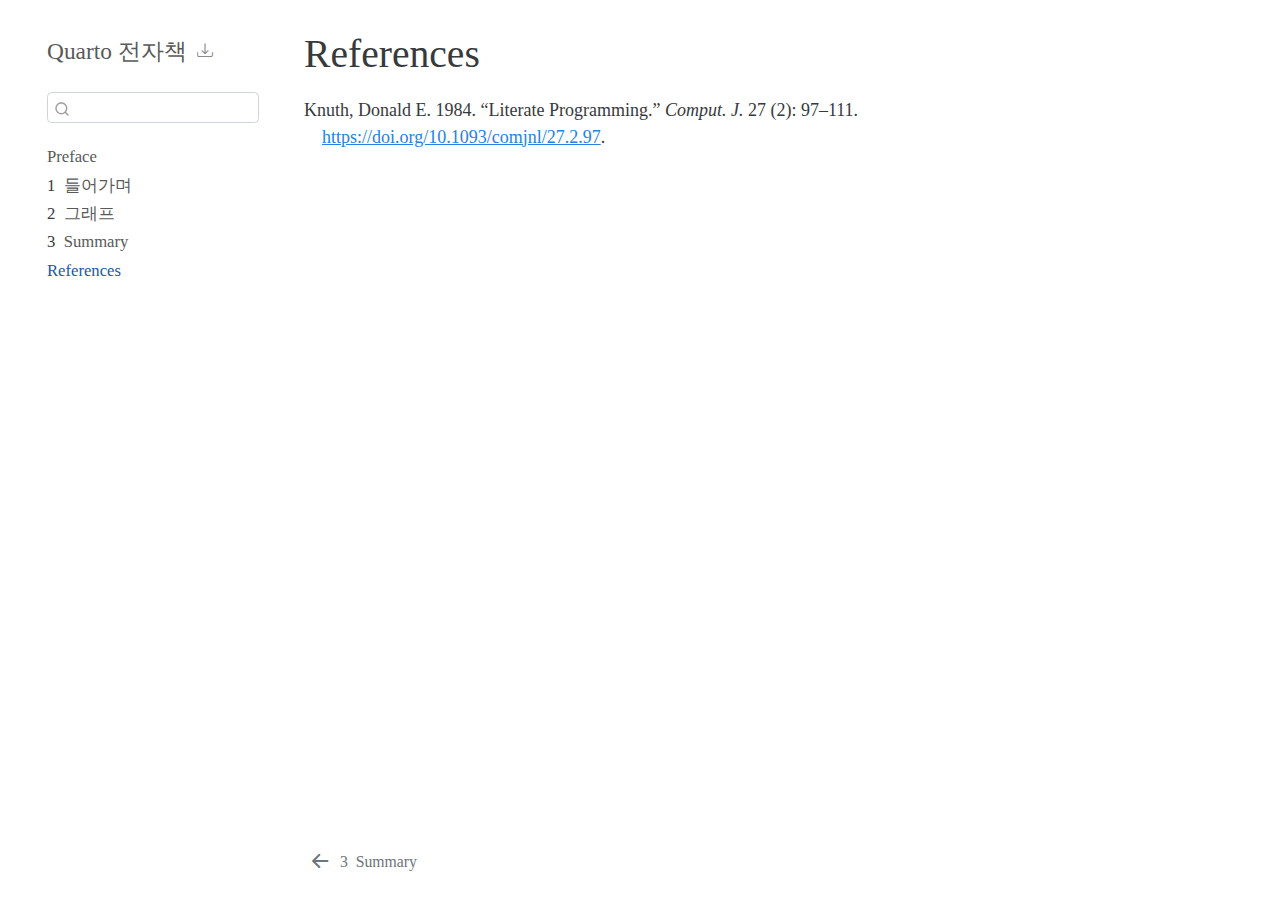
<file: _book/references.html>
<!DOCTYPE html>
<html xmlns="http://www.w3.org/1999/xhtml" lang="en" xml:lang="en"><head>

<meta charset="utf-8">
<meta name="generator" content="quarto-1.0.38">

<meta name="viewport" content="width=device-width, initial-scale=1.0, user-scalable=yes">


<title>Quarto 전자책 - References</title>
<style>
code{white-space: pre-wrap;}
span.smallcaps{font-variant: small-caps;}
span.underline{text-decoration: underline;}
div.column{display: inline-block; vertical-align: top; width: 50%;}
div.hanging-indent{margin-left: 1.5em; text-indent: -1.5em;}
ul.task-list{list-style: none;}
div.csl-bib-body { }
div.csl-entry {
  clear: both;
}
.hanging div.csl-entry {
  margin-left:2em;
  text-indent:-2em;
}
div.csl-left-margin {
  min-width:2em;
  float:left;
}
div.csl-right-inline {
  margin-left:2em;
  padding-left:1em;
}
div.csl-indent {
  margin-left: 2em;
}
</style>


<script src="site_libs/quarto-nav/quarto-nav.js"></script>
<script src="site_libs/quarto-nav/headroom.min.js"></script>
<script src="site_libs/clipboard/clipboard.min.js"></script>
<script src="site_libs/quarto-search/autocomplete.umd.js"></script>
<script src="site_libs/quarto-search/fuse.min.js"></script>
<script src="site_libs/quarto-search/quarto-search.js"></script>
<meta name="quarto:offset" content="./">
<link href="./summary.html" rel="prev">
<script src="site_libs/quarto-html/quarto.js"></script>
<script src="site_libs/quarto-html/popper.min.js"></script>
<script src="site_libs/quarto-html/tippy.umd.min.js"></script>
<script src="site_libs/quarto-html/anchor.min.js"></script>
<link href="site_libs/quarto-html/tippy.css" rel="stylesheet">
<link href="site_libs/quarto-html/quarto-syntax-highlighting.css" rel="stylesheet" id="quarto-text-highlighting-styles">
<script src="site_libs/bootstrap/bootstrap.min.js"></script>
<link href="site_libs/bootstrap/bootstrap-icons.css" rel="stylesheet">
<link href="site_libs/bootstrap/bootstrap.min.css" rel="stylesheet" id="quarto-bootstrap" data-mode="light">
<script id="quarto-search-options" type="application/json">{
  "location": "sidebar",
  "copy-button": false,
  "collapse-after": 3,
  "panel-placement": "start",
  "type": "textbox",
  "limit": 20,
  "language": {
    "search-no-results-text": "No results",
    "search-matching-documents-text": "matching documents",
    "search-copy-link-title": "Copy link to search",
    "search-hide-matches-text": "Hide additional matches",
    "search-more-match-text": "more match in this document",
    "search-more-matches-text": "more matches in this document",
    "search-clear-button-title": "Clear",
    "search-detached-cancel-button-title": "Cancel",
    "search-submit-button-title": "Submit"
  }
}</script>


</head>

<body class="nav-sidebar floating">

<div id="quarto-search-results"></div>
  <header id="quarto-header" class="headroom fixed-top">
  <nav class="quarto-secondary-nav" data-bs-toggle="collapse" data-bs-target="#quarto-sidebar" aria-controls="quarto-sidebar" aria-expanded="false" aria-label="Toggle sidebar navigation" onclick="if (window.quartoToggleHeadroom) { window.quartoToggleHeadroom(); }">
    <div class="container-fluid d-flex justify-content-between">
      <h1 class="quarto-secondary-nav-title">References</h1>
      <button type="button" class="quarto-btn-toggle btn" aria-label="Show secondary navigation">
        <i class="bi bi-chevron-right"></i>
      </button>
    </div>
  </nav>
</header>
<!-- content -->
<div id="quarto-content" class="quarto-container page-columns page-rows-contents page-layout-article">
<!-- sidebar -->
  <nav id="quarto-sidebar" class="sidebar collapse sidebar-navigation floating overflow-auto">
    <div class="pt-lg-2 mt-2 text-left sidebar-header">
    <div class="sidebar-title mb-0 py-0">
      <a href="./">Quarto 전자책</a> 
        <div class="sidebar-tools-main">
    <a href="" title="Download" id="sidebar-tool-dropdown-0" class="sidebar-tool dropdown-toggle px-1" data-bs-toggle="dropdown" aria-expanded="false"><i class="bi bi-download"></i></a>
    <ul class="dropdown-menu" aria-labelledby="sidebar-tool-dropdown-0">
        <li>
          <a class="dropdown-item sidebar-tools-main-item" href="./Quarto-전자책.pdf">
            <i class="bi bi-bi-file-pdf pe-1"></i>
          Download PDF
          </a>
        </li>
        <li>
          <a class="dropdown-item sidebar-tools-main-item" href="./Quarto-전자책.epub">
            <i class="bi bi-bi-journal pe-1"></i>
          Download ePub
          </a>
        </li>
    </ul>
</div>
    </div>
      </div>
      <div class="mt-2 flex-shrink-0 align-items-center">
        <div class="sidebar-search">
        <div id="quarto-search" class="" title="Search"></div>
        </div>
      </div>
    <div class="sidebar-menu-container"> 
    <ul class="list-unstyled mt-1">
        <li class="sidebar-item">
  <div class="sidebar-item-container"> 
  <a href="./index.html" class="sidebar-item-text sidebar-link">Preface</a>
  </div>
</li>
        <li class="sidebar-item">
  <div class="sidebar-item-container"> 
  <a href="./intro.html" class="sidebar-item-text sidebar-link"><span class="chapter-number">1</span>&nbsp; <span class="chapter-title">들어가며</span></a>
  </div>
</li>
        <li class="sidebar-item">
  <div class="sidebar-item-container"> 
  <a href="./plot.html" class="sidebar-item-text sidebar-link"><span class="chapter-number">2</span>&nbsp; <span class="chapter-title">그래프</span></a>
  </div>
</li>
        <li class="sidebar-item">
  <div class="sidebar-item-container"> 
  <a href="./summary.html" class="sidebar-item-text sidebar-link"><span class="chapter-number">3</span>&nbsp; <span class="chapter-title">Summary</span></a>
  </div>
</li>
        <li class="sidebar-item">
  <div class="sidebar-item-container"> 
  <a href="./references.html" class="sidebar-item-text sidebar-link active">References</a>
  </div>
</li>
    </ul>
    </div>
</nav>
<!-- margin-sidebar -->
    <div id="quarto-margin-sidebar" class="sidebar margin-sidebar">
        
    </div>
<!-- main -->
<main class="content" id="quarto-document-content">

<header id="title-block-header" class="quarto-title-block default">
<div class="quarto-title">
<h1 class="title d-none d-lg-block">References</h1>
</div>



<div class="quarto-title-meta">

    
    
  </div>
  

</header>

<div id="refs" class="references csl-bib-body hanging-indent" role="doc-bibliography">
<div id="ref-knuth84" class="csl-entry" role="doc-biblioentry">
Knuth, Donald E. 1984. <span>“Literate Programming.”</span> <em>Comput.
J.</em> 27 (2): 97–111. <a href="https://doi.org/10.1093/comjnl/27.2.97">https://doi.org/10.1093/comjnl/27.2.97</a>.
</div>
</div>



</main> <!-- /main -->
<script id="quarto-html-after-body" type="application/javascript">
window.document.addEventListener("DOMContentLoaded", function (event) {
  const toggleBodyColorMode = (bsSheetEl) => {
    const mode = bsSheetEl.getAttribute("data-mode");
    const bodyEl = window.document.querySelector("body");
    if (mode === "dark") {
      bodyEl.classList.add("quarto-dark");
      bodyEl.classList.remove("quarto-light");
    } else {
      bodyEl.classList.add("quarto-light");
      bodyEl.classList.remove("quarto-dark");
    }
  }
  const toggleBodyColorPrimary = () => {
    const bsSheetEl = window.document.querySelector("link#quarto-bootstrap");
    if (bsSheetEl) {
      toggleBodyColorMode(bsSheetEl);
    }
  }
  toggleBodyColorPrimary();  
  const icon = "";
  const anchorJS = new window.AnchorJS();
  anchorJS.options = {
    placement: 'right',
    icon: icon
  };
  anchorJS.add('.anchored');
  const clipboard = new window.ClipboardJS('.code-copy-button', {
    target: function(trigger) {
      return trigger.previousElementSibling;
    }
  });
  clipboard.on('success', function(e) {
    // button target
    const button = e.trigger;
    // don't keep focus
    button.blur();
    // flash "checked"
    button.classList.add('code-copy-button-checked');
    var currentTitle = button.getAttribute("title");
    button.setAttribute("title", "Copied!");
    setTimeout(function() {
      button.setAttribute("title", currentTitle);
      button.classList.remove('code-copy-button-checked');
    }, 1000);
    // clear code selection
    e.clearSelection();
  });
  function tippyHover(el, contentFn) {
    const config = {
      allowHTML: true,
      content: contentFn,
      maxWidth: 500,
      delay: 100,
      arrow: false,
      appendTo: function(el) {
          return el.parentElement;
      },
      interactive: true,
      interactiveBorder: 10,
      theme: 'quarto',
      placement: 'bottom-start'
    };
    window.tippy(el, config); 
  }
  const noterefs = window.document.querySelectorAll('a[role="doc-noteref"]');
  for (var i=0; i<noterefs.length; i++) {
    const ref = noterefs[i];
    tippyHover(ref, function() {
      let href = ref.getAttribute('href');
      try { href = new URL(href).hash; } catch {}
      const id = href.replace(/^#\/?/, "");
      const note = window.document.getElementById(id);
      return note.innerHTML;
    });
  }
  var bibliorefs = window.document.querySelectorAll('a[role="doc-biblioref"]');
  for (var i=0; i<bibliorefs.length; i++) {
    const ref = bibliorefs[i];
    const cites = ref.parentNode.getAttribute('data-cites').split(' ');
    tippyHover(ref, function() {
      var popup = window.document.createElement('div');
      cites.forEach(function(cite) {
        var citeDiv = window.document.createElement('div');
        citeDiv.classList.add('hanging-indent');
        citeDiv.classList.add('csl-entry');
        var biblioDiv = window.document.getElementById('ref-' + cite);
        if (biblioDiv) {
          citeDiv.innerHTML = biblioDiv.innerHTML;
        }
        popup.appendChild(citeDiv);
      });
      return popup.innerHTML;
    });
  }
});
</script>
<nav class="page-navigation">
  <div class="nav-page nav-page-previous">
      <a href="./summary.html" class="pagination-link">
        <i class="bi bi-arrow-left-short"></i> <span class="nav-page-text"><span class="chapter-number">3</span>&nbsp; <span class="chapter-title">Summary</span></span>
      </a>          
  </div>
  <div class="nav-page nav-page-next">
  </div>
</nav>
</div> <!-- /content -->



</body></html>
</file>
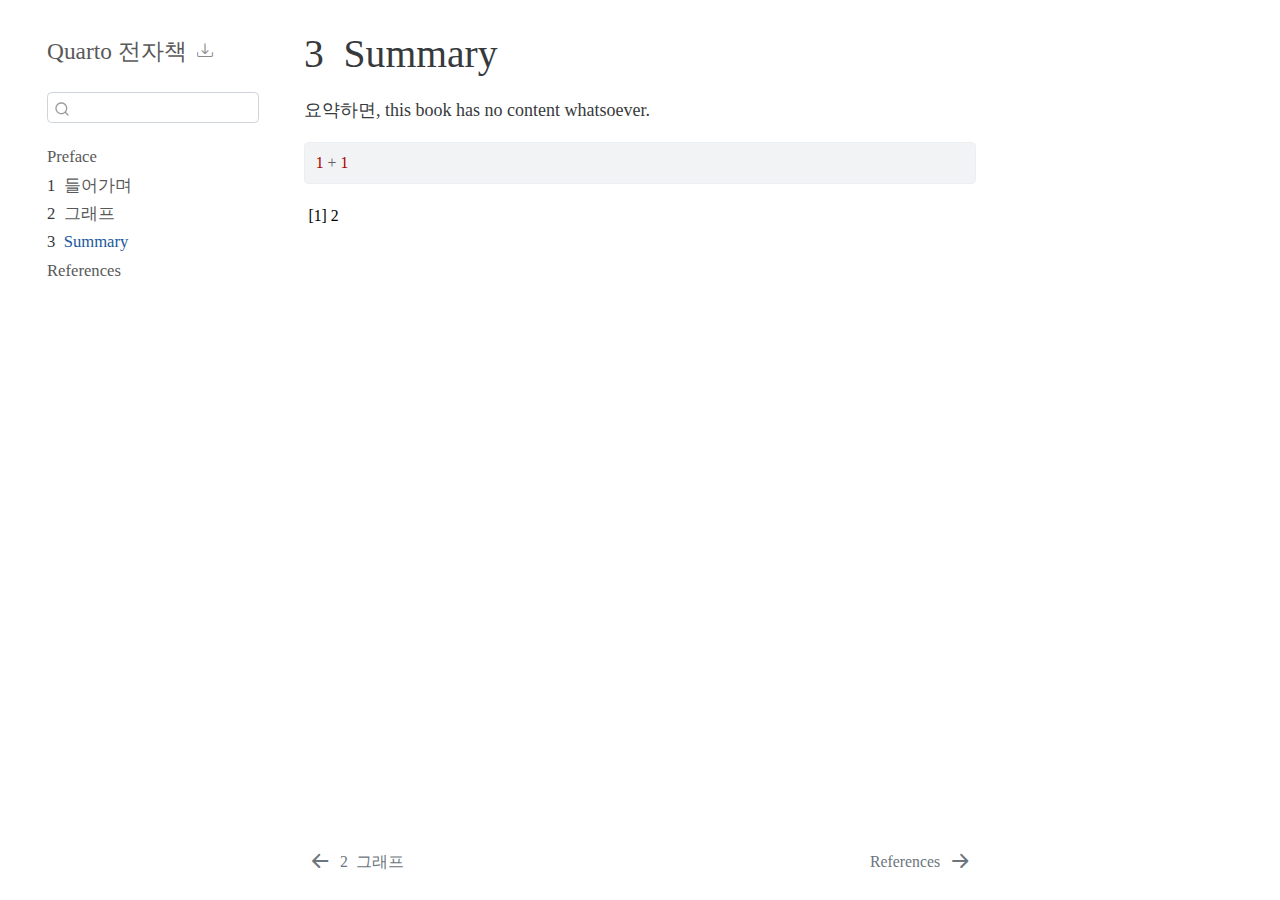
<file: _book/summary.html>
<!DOCTYPE html>
<html xmlns="http://www.w3.org/1999/xhtml" lang="en" xml:lang="en"><head>

<meta charset="utf-8">
<meta name="generator" content="quarto-1.0.38">

<meta name="viewport" content="width=device-width, initial-scale=1.0, user-scalable=yes">


<title>Quarto 전자책 - 3&nbsp; Summary</title>
<style>
code{white-space: pre-wrap;}
span.smallcaps{font-variant: small-caps;}
span.underline{text-decoration: underline;}
div.column{display: inline-block; vertical-align: top; width: 50%;}
div.hanging-indent{margin-left: 1.5em; text-indent: -1.5em;}
ul.task-list{list-style: none;}
pre > code.sourceCode { white-space: pre; position: relative; }
pre > code.sourceCode > span { display: inline-block; line-height: 1.25; }
pre > code.sourceCode > span:empty { height: 1.2em; }
.sourceCode { overflow: visible; }
code.sourceCode > span { color: inherit; text-decoration: inherit; }
div.sourceCode { margin: 1em 0; }
pre.sourceCode { margin: 0; }
@media screen {
div.sourceCode { overflow: auto; }
}
@media print {
pre > code.sourceCode { white-space: pre-wrap; }
pre > code.sourceCode > span { text-indent: -5em; padding-left: 5em; }
}
pre.numberSource code
  { counter-reset: source-line 0; }
pre.numberSource code > span
  { position: relative; left: -4em; counter-increment: source-line; }
pre.numberSource code > span > a:first-child::before
  { content: counter(source-line);
    position: relative; left: -1em; text-align: right; vertical-align: baseline;
    border: none; display: inline-block;
    -webkit-touch-callout: none; -webkit-user-select: none;
    -khtml-user-select: none; -moz-user-select: none;
    -ms-user-select: none; user-select: none;
    padding: 0 4px; width: 4em;
    color: #aaaaaa;
  }
pre.numberSource { margin-left: 3em; border-left: 1px solid #aaaaaa;  padding-left: 4px; }
div.sourceCode
  {   }
@media screen {
pre > code.sourceCode > span > a:first-child::before { text-decoration: underline; }
}
code span.al { color: #ff0000; font-weight: bold; } /* Alert */
code span.an { color: #60a0b0; font-weight: bold; font-style: italic; } /* Annotation */
code span.at { color: #7d9029; } /* Attribute */
code span.bn { color: #40a070; } /* BaseN */
code span.bu { } /* BuiltIn */
code span.cf { color: #007020; font-weight: bold; } /* ControlFlow */
code span.ch { color: #4070a0; } /* Char */
code span.cn { color: #880000; } /* Constant */
code span.co { color: #60a0b0; font-style: italic; } /* Comment */
code span.cv { color: #60a0b0; font-weight: bold; font-style: italic; } /* CommentVar */
code span.do { color: #ba2121; font-style: italic; } /* Documentation */
code span.dt { color: #902000; } /* DataType */
code span.dv { color: #40a070; } /* DecVal */
code span.er { color: #ff0000; font-weight: bold; } /* Error */
code span.ex { } /* Extension */
code span.fl { color: #40a070; } /* Float */
code span.fu { color: #06287e; } /* Function */
code span.im { } /* Import */
code span.in { color: #60a0b0; font-weight: bold; font-style: italic; } /* Information */
code span.kw { color: #007020; font-weight: bold; } /* Keyword */
code span.op { color: #666666; } /* Operator */
code span.ot { color: #007020; } /* Other */
code span.pp { color: #bc7a00; } /* Preprocessor */
code span.sc { color: #4070a0; } /* SpecialChar */
code span.ss { color: #bb6688; } /* SpecialString */
code span.st { color: #4070a0; } /* String */
code span.va { color: #19177c; } /* Variable */
code span.vs { color: #4070a0; } /* VerbatimString */
code span.wa { color: #60a0b0; font-weight: bold; font-style: italic; } /* Warning */
</style>


<script src="site_libs/quarto-nav/quarto-nav.js"></script>
<script src="site_libs/quarto-nav/headroom.min.js"></script>
<script src="site_libs/clipboard/clipboard.min.js"></script>
<script src="site_libs/quarto-search/autocomplete.umd.js"></script>
<script src="site_libs/quarto-search/fuse.min.js"></script>
<script src="site_libs/quarto-search/quarto-search.js"></script>
<meta name="quarto:offset" content="./">
<link href="./references.html" rel="next">
<link href="./plot.html" rel="prev">
<script src="site_libs/quarto-html/quarto.js"></script>
<script src="site_libs/quarto-html/popper.min.js"></script>
<script src="site_libs/quarto-html/tippy.umd.min.js"></script>
<script src="site_libs/quarto-html/anchor.min.js"></script>
<link href="site_libs/quarto-html/tippy.css" rel="stylesheet">
<link href="site_libs/quarto-html/quarto-syntax-highlighting.css" rel="stylesheet" id="quarto-text-highlighting-styles">
<script src="site_libs/bootstrap/bootstrap.min.js"></script>
<link href="site_libs/bootstrap/bootstrap-icons.css" rel="stylesheet">
<link href="site_libs/bootstrap/bootstrap.min.css" rel="stylesheet" id="quarto-bootstrap" data-mode="light">
<script id="quarto-search-options" type="application/json">{
  "location": "sidebar",
  "copy-button": false,
  "collapse-after": 3,
  "panel-placement": "start",
  "type": "textbox",
  "limit": 20,
  "language": {
    "search-no-results-text": "No results",
    "search-matching-documents-text": "matching documents",
    "search-copy-link-title": "Copy link to search",
    "search-hide-matches-text": "Hide additional matches",
    "search-more-match-text": "more match in this document",
    "search-more-matches-text": "more matches in this document",
    "search-clear-button-title": "Clear",
    "search-detached-cancel-button-title": "Cancel",
    "search-submit-button-title": "Submit"
  }
}</script>


</head>

<body class="nav-sidebar floating">

<div id="quarto-search-results"></div>
  <header id="quarto-header" class="headroom fixed-top">
  <nav class="quarto-secondary-nav" data-bs-toggle="collapse" data-bs-target="#quarto-sidebar" aria-controls="quarto-sidebar" aria-expanded="false" aria-label="Toggle sidebar navigation" onclick="if (window.quartoToggleHeadroom) { window.quartoToggleHeadroom(); }">
    <div class="container-fluid d-flex justify-content-between">
      <h1 class="quarto-secondary-nav-title"><span class="chapter-number">3</span>&nbsp; <span class="chapter-title">Summary</span></h1>
      <button type="button" class="quarto-btn-toggle btn" aria-label="Show secondary navigation">
        <i class="bi bi-chevron-right"></i>
      </button>
    </div>
  </nav>
</header>
<!-- content -->
<div id="quarto-content" class="quarto-container page-columns page-rows-contents page-layout-article">
<!-- sidebar -->
  <nav id="quarto-sidebar" class="sidebar collapse sidebar-navigation floating overflow-auto">
    <div class="pt-lg-2 mt-2 text-left sidebar-header">
    <div class="sidebar-title mb-0 py-0">
      <a href="./">Quarto 전자책</a> 
        <div class="sidebar-tools-main">
    <a href="" title="Download" id="sidebar-tool-dropdown-0" class="sidebar-tool dropdown-toggle px-1" data-bs-toggle="dropdown" aria-expanded="false"><i class="bi bi-download"></i></a>
    <ul class="dropdown-menu" aria-labelledby="sidebar-tool-dropdown-0">
        <li>
          <a class="dropdown-item sidebar-tools-main-item" href="./Quarto-전자책.pdf">
            <i class="bi bi-bi-file-pdf pe-1"></i>
          Download PDF
          </a>
        </li>
        <li>
          <a class="dropdown-item sidebar-tools-main-item" href="./Quarto-전자책.epub">
            <i class="bi bi-bi-journal pe-1"></i>
          Download ePub
          </a>
        </li>
    </ul>
</div>
    </div>
      </div>
      <div class="mt-2 flex-shrink-0 align-items-center">
        <div class="sidebar-search">
        <div id="quarto-search" class="" title="Search"></div>
        </div>
      </div>
    <div class="sidebar-menu-container"> 
    <ul class="list-unstyled mt-1">
        <li class="sidebar-item">
  <div class="sidebar-item-container"> 
  <a href="./index.html" class="sidebar-item-text sidebar-link">Preface</a>
  </div>
</li>
        <li class="sidebar-item">
  <div class="sidebar-item-container"> 
  <a href="./intro.html" class="sidebar-item-text sidebar-link"><span class="chapter-number">1</span>&nbsp; <span class="chapter-title">들어가며</span></a>
  </div>
</li>
        <li class="sidebar-item">
  <div class="sidebar-item-container"> 
  <a href="./plot.html" class="sidebar-item-text sidebar-link"><span class="chapter-number">2</span>&nbsp; <span class="chapter-title">그래프</span></a>
  </div>
</li>
        <li class="sidebar-item">
  <div class="sidebar-item-container"> 
  <a href="./summary.html" class="sidebar-item-text sidebar-link active"><span class="chapter-number">3</span>&nbsp; <span class="chapter-title">Summary</span></a>
  </div>
</li>
        <li class="sidebar-item">
  <div class="sidebar-item-container"> 
  <a href="./references.html" class="sidebar-item-text sidebar-link">References</a>
  </div>
</li>
    </ul>
    </div>
</nav>
<!-- margin-sidebar -->
    <div id="quarto-margin-sidebar" class="sidebar margin-sidebar">
        
    </div>
<!-- main -->
<main class="content" id="quarto-document-content">

<header id="title-block-header" class="quarto-title-block default">
<div class="quarto-title">
<h1 class="title d-none d-lg-block"><span class="chapter-number">3</span>&nbsp; <span class="chapter-title">Summary</span></h1>
</div>



<div class="quarto-title-meta">

    
    
  </div>
  

</header>

<p>요약하면, this book has no content whatsoever.</p>
<div class="cell">
<div class="sourceCode cell-code" id="cb1"><pre class="sourceCode r code-with-copy"><code class="sourceCode r"><span id="cb1-1"><a href="#cb1-1" aria-hidden="true" tabindex="-1"></a><span class="dv">1</span> <span class="sc">+</span> <span class="dv">1</span></span></code><button title="Copy to Clipboard" class="code-copy-button"><i class="bi"></i></button></pre></div>
<div class="cell-output cell-output-stdout">
<pre><code>[1] 2</code></pre>
</div>
</div>



</main> <!-- /main -->
<script id="quarto-html-after-body" type="application/javascript">
window.document.addEventListener("DOMContentLoaded", function (event) {
  const toggleBodyColorMode = (bsSheetEl) => {
    const mode = bsSheetEl.getAttribute("data-mode");
    const bodyEl = window.document.querySelector("body");
    if (mode === "dark") {
      bodyEl.classList.add("quarto-dark");
      bodyEl.classList.remove("quarto-light");
    } else {
      bodyEl.classList.add("quarto-light");
      bodyEl.classList.remove("quarto-dark");
    }
  }
  const toggleBodyColorPrimary = () => {
    const bsSheetEl = window.document.querySelector("link#quarto-bootstrap");
    if (bsSheetEl) {
      toggleBodyColorMode(bsSheetEl);
    }
  }
  toggleBodyColorPrimary();  
  const icon = "";
  const anchorJS = new window.AnchorJS();
  anchorJS.options = {
    placement: 'right',
    icon: icon
  };
  anchorJS.add('.anchored');
  const clipboard = new window.ClipboardJS('.code-copy-button', {
    target: function(trigger) {
      return trigger.previousElementSibling;
    }
  });
  clipboard.on('success', function(e) {
    // button target
    const button = e.trigger;
    // don't keep focus
    button.blur();
    // flash "checked"
    button.classList.add('code-copy-button-checked');
    var currentTitle = button.getAttribute("title");
    button.setAttribute("title", "Copied!");
    setTimeout(function() {
      button.setAttribute("title", currentTitle);
      button.classList.remove('code-copy-button-checked');
    }, 1000);
    // clear code selection
    e.clearSelection();
  });
  function tippyHover(el, contentFn) {
    const config = {
      allowHTML: true,
      content: contentFn,
      maxWidth: 500,
      delay: 100,
      arrow: false,
      appendTo: function(el) {
          return el.parentElement;
      },
      interactive: true,
      interactiveBorder: 10,
      theme: 'quarto',
      placement: 'bottom-start'
    };
    window.tippy(el, config); 
  }
  const noterefs = window.document.querySelectorAll('a[role="doc-noteref"]');
  for (var i=0; i<noterefs.length; i++) {
    const ref = noterefs[i];
    tippyHover(ref, function() {
      let href = ref.getAttribute('href');
      try { href = new URL(href).hash; } catch {}
      const id = href.replace(/^#\/?/, "");
      const note = window.document.getElementById(id);
      return note.innerHTML;
    });
  }
  var bibliorefs = window.document.querySelectorAll('a[role="doc-biblioref"]');
  for (var i=0; i<bibliorefs.length; i++) {
    const ref = bibliorefs[i];
    const cites = ref.parentNode.getAttribute('data-cites').split(' ');
    tippyHover(ref, function() {
      var popup = window.document.createElement('div');
      cites.forEach(function(cite) {
        var citeDiv = window.document.createElement('div');
        citeDiv.classList.add('hanging-indent');
        citeDiv.classList.add('csl-entry');
        var biblioDiv = window.document.getElementById('ref-' + cite);
        if (biblioDiv) {
          citeDiv.innerHTML = biblioDiv.innerHTML;
        }
        popup.appendChild(citeDiv);
      });
      return popup.innerHTML;
    });
  }
});
</script>
<nav class="page-navigation">
  <div class="nav-page nav-page-previous">
      <a href="./plot.html" class="pagination-link">
        <i class="bi bi-arrow-left-short"></i> <span class="nav-page-text"><span class="chapter-number">2</span>&nbsp; <span class="chapter-title">그래프</span></span>
      </a>          
  </div>
  <div class="nav-page nav-page-next">
      <a href="./references.html" class="pagination-link">
        <span class="nav-page-text">References</span> <i class="bi bi-arrow-right-short"></i>
      </a>
  </div>
</nav>
</div> <!-- /content -->



</body></html>
</file>
<file: _book/site_libs/quarto-html/tippy.css>
.tippy-box[data-animation=fade][data-state=hidden]{opacity:0}[data-tippy-root]{max-width:calc(100vw - 10px)}.tippy-box{position:relative;background-color:#333;color:#fff;border-radius:4px;font-size:14px;line-height:1.4;white-space:normal;outline:0;transition-property:transform,visibility,opacity}.tippy-box[data-placement^=top]>.tippy-arrow{bottom:0}.tippy-box[data-placement^=top]>.tippy-arrow:before{bottom:-7px;left:0;border-width:8px 8px 0;border-top-color:initial;transform-origin:center top}.tippy-box[data-placement^=bottom]>.tippy-arrow{top:0}.tippy-box[data-placement^=bottom]>.tippy-arrow:before{top:-7px;left:0;border-width:0 8px 8px;border-bottom-color:initial;transform-origin:center bottom}.tippy-box[data-placement^=left]>.tippy-arrow{right:0}.tippy-box[data-placement^=left]>.tippy-arrow:before{border-width:8px 0 8px 8px;border-left-color:initial;right:-7px;transform-origin:center left}.tippy-box[data-placement^=right]>.tippy-arrow{left:0}.tippy-box[data-placement^=right]>.tippy-arrow:before{left:-7px;border-width:8px 8px 8px 0;border-right-color:initial;transform-origin:center right}.tippy-box[data-inertia][data-state=visible]{transition-timing-function:cubic-bezier(.54,1.5,.38,1.11)}.tippy-arrow{width:16px;height:16px;color:#333}.tippy-arrow:before{content:"";position:absolute;border-color:transparent;border-style:solid}.tippy-content{position:relative;padding:5px 9px;z-index:1}
</file>
<file: _book/site_libs/quarto-html/quarto-syntax-highlighting.css>
/* quarto syntax highlight colors */
:root {
  --quarto-hl-ot-color: #003B4F;
  --quarto-hl-at-color: #657422;
  --quarto-hl-ss-color: #20794D;
  --quarto-hl-an-color: #5E5E5E;
  --quarto-hl-fu-color: #4758AB;
  --quarto-hl-st-color: #20794D;
  --quarto-hl-cf-color: #003B4F;
  --quarto-hl-op-color: #5E5E5E;
  --quarto-hl-er-color: #AD0000;
  --quarto-hl-bn-color: #AD0000;
  --quarto-hl-al-color: #AD0000;
  --quarto-hl-va-color: #111111;
  --quarto-hl-bu-color: inherit;
  --quarto-hl-ex-color: inherit;
  --quarto-hl-pp-color: #AD0000;
  --quarto-hl-in-color: #5E5E5E;
  --quarto-hl-vs-color: #20794D;
  --quarto-hl-wa-color: #5E5E5E;
  --quarto-hl-do-color: #5E5E5E;
  --quarto-hl-im-color: #00769E;
  --quarto-hl-ch-color: #20794D;
  --quarto-hl-dt-color: #AD0000;
  --quarto-hl-fl-color: #AD0000;
  --quarto-hl-co-color: #5E5E5E;
  --quarto-hl-cv-color: #5E5E5E;
  --quarto-hl-cn-color: #8f5902;
  --quarto-hl-sc-color: #5E5E5E;
  --quarto-hl-dv-color: #AD0000;
  --quarto-hl-kw-color: #003B4F;
}

/* other quarto variables */
:root {
  --quarto-font-monospace: SFMono-Regular, Menlo, Monaco, Consolas, "Liberation Mono", "Courier New", monospace;
}

pre > code.sourceCode > span {
  color: #003B4F;
}

code span {
  color: #003B4F;
}

code.sourceCode > span {
  color: #003B4F;
}

div.sourceCode,
div.sourceCode pre.sourceCode {
  color: #003B4F;
}

code span.ot {
  color: #003B4F;
}

code span.at {
  color: #657422;
}

code span.ss {
  color: #20794D;
}

code span.an {
  color: #5E5E5E;
}

code span.fu {
  color: #4758AB;
}

code span.st {
  color: #20794D;
}

code span.cf {
  color: #003B4F;
}

code span.op {
  color: #5E5E5E;
}

code span.er {
  color: #AD0000;
}

code span.bn {
  color: #AD0000;
}

code span.al {
  color: #AD0000;
}

code span.va {
  color: #111111;
}

code span.pp {
  color: #AD0000;
}

code span.in {
  color: #5E5E5E;
}

code span.vs {
  color: #20794D;
}

code span.wa {
  color: #5E5E5E;
  font-style: italic;
}

code span.do {
  color: #5E5E5E;
  font-style: italic;
}

code span.im {
  color: #00769E;
}

code span.ch {
  color: #20794D;
}

code span.dt {
  color: #AD0000;
}

code span.fl {
  color: #AD0000;
}

code span.co {
  color: #5E5E5E;
}

code span.cv {
  color: #5E5E5E;
  font-style: italic;
}

code span.cn {
  color: #8f5902;
}

code span.sc {
  color: #5E5E5E;
}

code span.dv {
  color: #AD0000;
}

code span.kw {
  color: #003B4F;
}

.prevent-inlining {
  content: "</";
}

/*# sourceMappingURL=debc5d5d77c3f9108843748ff7464032.css.map */
</file>
